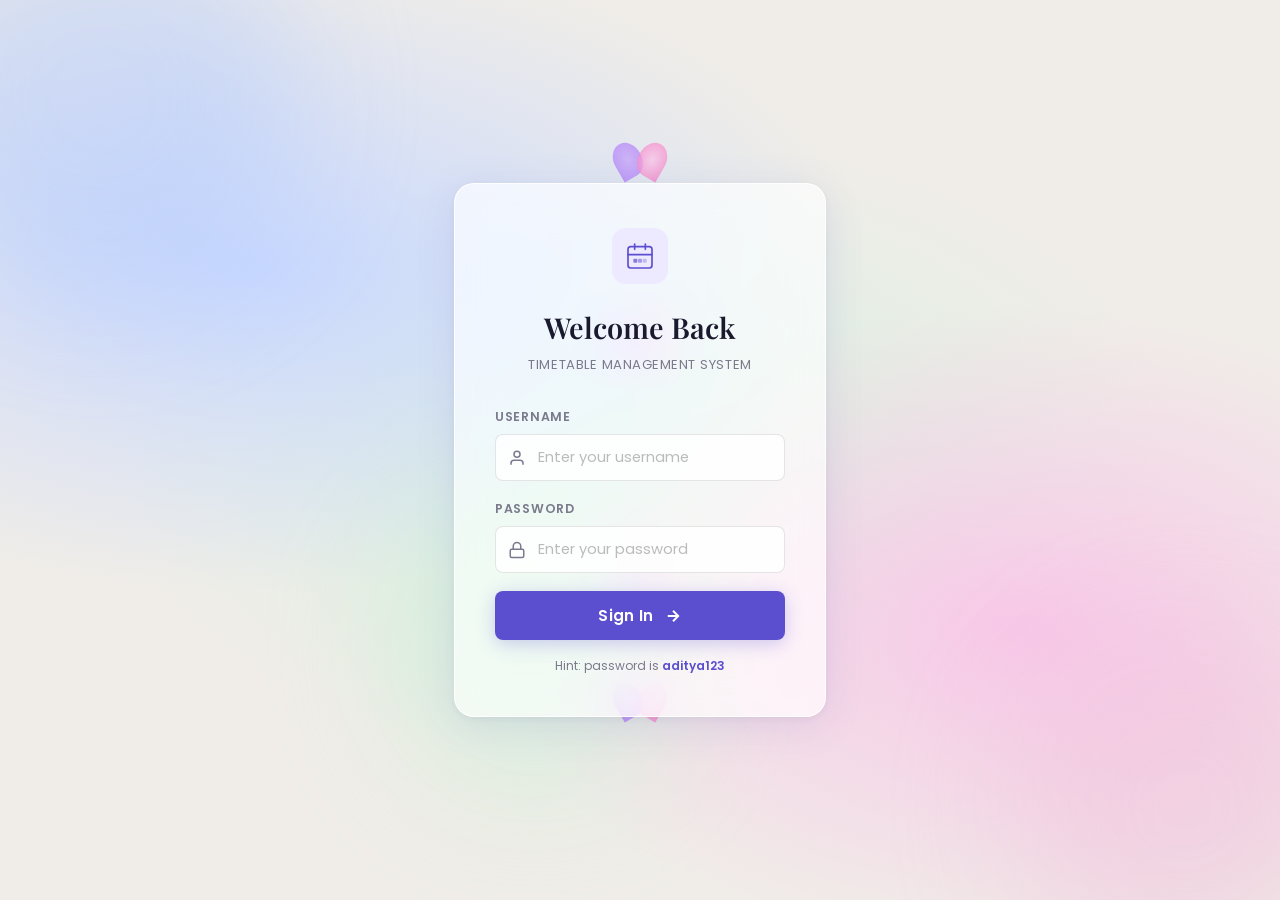
<file: index.html>
<!DOCTYPE html>
<html lang="en">
<head>
  <meta charset="UTF-8" />
  <meta name="viewport" content="width=device-width, initial-scale=1.0"/>
  <title>Login – Timetable Management System</title>
  <link rel="preconnect" href="https://fonts.googleapis.com"/>
  <link rel="preconnect" href="https://fonts.gstatic.com" crossorigin/>
  <link href="https://fonts.googleapis.com/css2?family=Playfair+Display:wght@400;600&family=Poppins:wght@300;400;500;600&display=swap" rel="stylesheet"/>
  <link rel="stylesheet" href="style.css"/>
</head>
<body class="login-body">

  
  <div class="butterfly b1">
    <div class="wing left-wing"></div>
    <div class="wing right-wing"></div>
  </div>
  <div class="butterfly b2">
    <div class="wing left-wing"></div>
    <div class="wing right-wing"></div>
  </div>
  <div class="butterfly b3">
    <div class="wing left-wing"></div>
    <div class="wing right-wing"></div>
  </div>
  <div class="butterfly b4">
    <div class="wing left-wing"></div>
    <div class="wing right-wing"></div>
  </div>

  
  <div class="orb orb1"></div>
  <div class="orb orb2"></div>
  <div class="orb orb3"></div>

  <div class="login-container">
    <div class="login-card">
      <div class="login-icon">
        <svg viewBox="0 0 48 48" fill="none" xmlns="http://www.w3.org/2000/svg">
          <rect x="6" y="10" width="36" height="32" rx="4" stroke="currentColor" stroke-width="2.5" fill="none"/>
          <path d="M16 6v8M32 6v8M6 22h36" stroke="currentColor" stroke-width="2.5" stroke-linecap="round"/>
          <rect x="14" y="28" width="6" height="6" rx="1.5" fill="currentColor" opacity="0.7"/>
          <rect x="21" y="28" width="6" height="6" rx="1.5" fill="currentColor" opacity="0.5"/>
          <rect x="28" y="28" width="6" height="6" rx="1.5" fill="currentColor" opacity="0.3"/>
        </svg>
      </div>

      <h1 class="login-title">Welcome Back</h1>
      <p class="login-subtitle">Timetable Management System</p>

      <div class="form-group">
        <label class="form-label" for="username">Username</label>
        <div class="input-wrapper">
          <svg class="input-icon" viewBox="0 0 24 24" fill="none" stroke="currentColor" stroke-width="2">
            <path d="M20 21v-2a4 4 0 0 0-4-4H8a4 4 0 0 0-4 4v2"/>
            <circle cx="12" cy="7" r="4"/>
          </svg>
          <input type="text" id="username" class="form-input" placeholder="Enter your username" autocomplete="off"/>
        </div>
      </div>

      <div class="form-group">
        <label class="form-label" for="password">Password</label>
        <div class="input-wrapper">
          <svg class="input-icon" viewBox="0 0 24 24" fill="none" stroke="currentColor" stroke-width="2">
            <rect x="3" y="11" width="18" height="11" rx="2" ry="2"/>
            <path d="M7 11V7a5 5 0 0 1 10 0v4"/>
          </svg>
          <input type="password" id="password" class="form-input" placeholder="Enter your password" autocomplete="off"/>
        </div>
      </div>

      <div class="error-msg" id="errorMsg">Incorrect Password. Please try again.</div>

      <button class="login-btn" onclick="handleLogin()">
        <span>Sign In</span>
        <svg viewBox="0 0 24 24" fill="none" stroke="currentColor" stroke-width="2.5">
          <path d="M5 12h14M12 5l7 7-7 7"/>
        </svg>
      </button>

      <p class="login-hint">Hint: password is <em>aditya123</em></p>
    </div>
  </div>

  <script>
    function handleLogin() {
      const password = document.getElementById('password').value;
      const errorMsg = document.getElementById('errorMsg');
      const btn = document.querySelector('.login-btn');

      if (password === 'aditya123') {
        btn.classList.add('success');
        btn.querySelector('span').textContent = 'Redirecting…';
        setTimeout(() => {
          window.location.href = 'table.html';
        }, 800);
      } else {
        errorMsg.classList.add('visible');
        document.getElementById('password').classList.add('shake');
        setTimeout(() => {
          document.getElementById('password').classList.remove('shake');
        }, 500);
      }
    }

    document.getElementById('password').addEventListener('keypress', function(e) {
      if (e.key === 'Enter') handleLogin();
    });

    document.getElementById('password').addEventListener('input', function() {
      document.getElementById('errorMsg').classList.remove('visible');
    });
  </script>
</body>
</html>
</file>
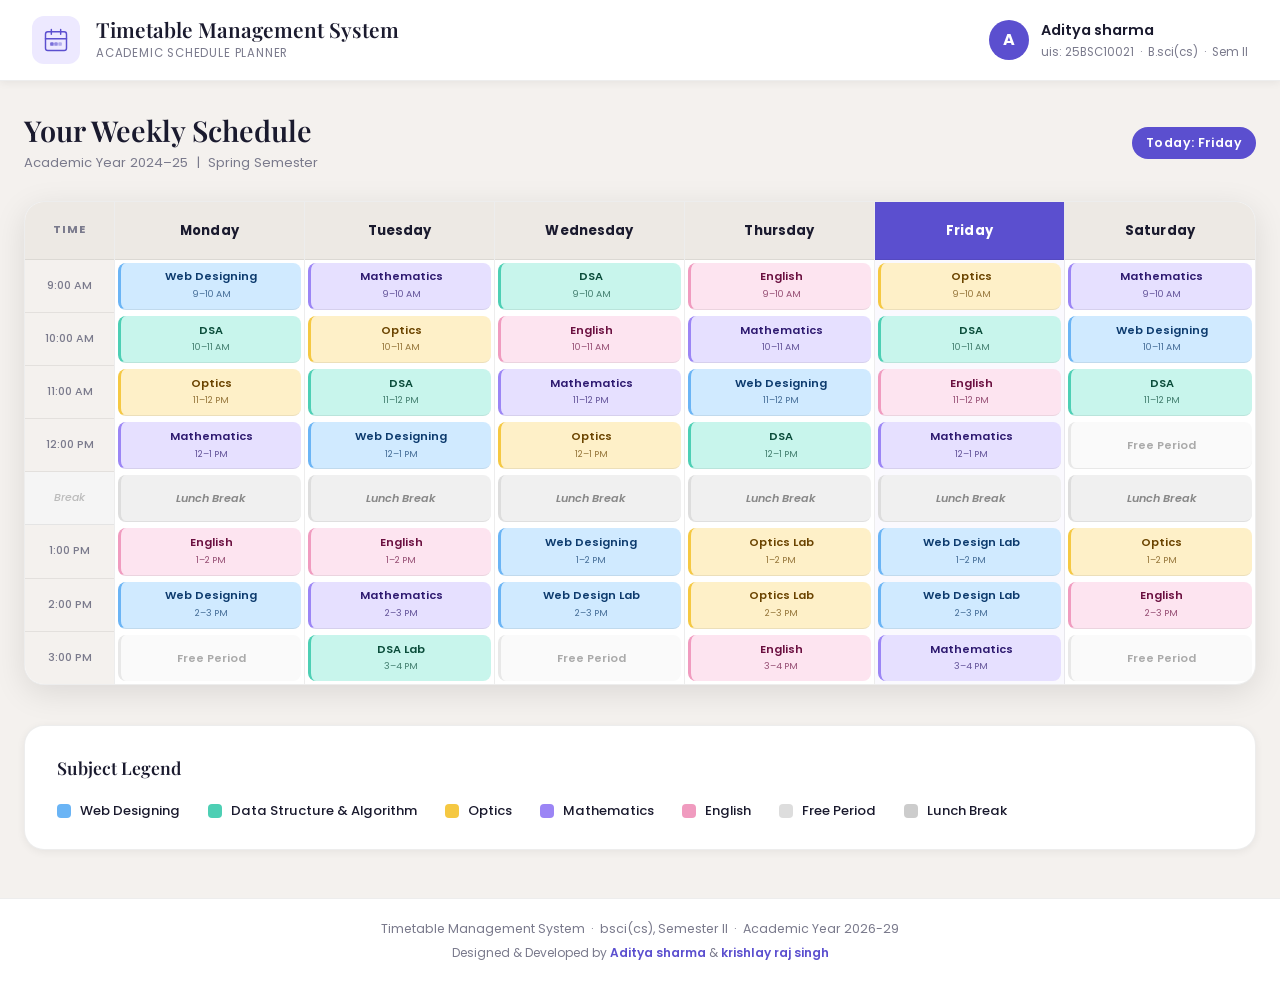
<file: table.html>
<!DOCTYPE html>
<html lang="en">
<head>
  <meta charset="UTF-8"/>
  <meta name="viewport" content="width=device-width, initial-scale=1.0"/>
  <title>Timetable Management System</title>
  <link rel="preconnect" href="https://fonts.googleapis.com"/>
  <link rel="preconnect" href="https://fonts.gstatic.com" crossorigin/>
  <link href="https://fonts.googleapis.com/css2?family=Playfair+Display:wght@400;600&family=Poppins:wght@300;400;500;600;700&display=swap" rel="stylesheet"/>
  <link rel="stylesheet" href="style.css"/>
</head>
<body class="timetable-body">

  
  <header class="site-header">
    <div class="header-inner">
      <div class="header-brand">
        <div class="brand-icon">
          <svg viewBox="0 0 48 48" fill="none" xmlns="http://www.w3.org/2000/svg">
            <rect x="6" y="10" width="36" height="32" rx="4" stroke="currentColor" stroke-width="2.5" fill="none"/>
            <path d="M16 6v8M32 6v8M6 22h36" stroke="currentColor" stroke-width="2.5" stroke-linecap="round"/>
            <rect x="14" y="28" width="6" height="6" rx="1.5" fill="currentColor" opacity="0.8"/>
            <rect x="21" y="28" width="6" height="6" rx="1.5" fill="currentColor" opacity="0.6"/>
            <rect x="28" y="28" width="6" height="6" rx="1.5" fill="currentColor" opacity="0.4"/>
          </svg>
        </div>
        <div>
          <h1 class="brand-title">Timetable Management System</h1>
          <p class="brand-sub">Academic Schedule Planner</p>
        </div>
      </div>

      <div class="header-student">
        <div class="student-avatar">A</div>
        <div class="student-details">
          <span class="student-name"><stong>Aditya sharma</stong></span>
          <span class="student-meta">uis: 25BSC10021 &nbsp;·&nbsp; B.sci(cs) &nbsp;·&nbsp; Sem II</span>
        </div>
      </div>
    </div>
  </header>

  
  <main class="site-main">

    
    <section class="greeting-section">
      <div class="greeting-inner">
        <div>
          <h2 class="greeting-title">Your Weekly Schedule</h2>
          <p class="greeting-sub">Academic Year 2024–25 &nbsp;|&nbsp; Spring Semester</p>
        </div>
        <div class="current-day-badge" id="currentDayBadge"></div>
      </div>
    </section>

    
    <section class="timetable-section">
      <div class="timetable-wrapper">

        
        <div class="time-axis">
          <div class="time-axis-header">Time</div>
          <div class="time-slot-label">9:00 AM</div>
          <div class="time-slot-label">10:00 AM</div>
          <div class="time-slot-label">11:00 AM</div>
          <div class="time-slot-label">12:00 PM</div>
          <div class="time-slot-label break-label">Break</div>
          <div class="time-slot-label">1:00 PM</div>
          <div class="time-slot-label">2:00 PM</div>
          <div class="time-slot-label">3:00 PM</div>
        </div>

        
        <div class="days-grid">

          
          <div class="day-column" id="col-monday">
            <div class="day-header">
              <span class="day-name">Monday</span>
              <span class="day-short">MON</span>
            </div>
            <div class="subject-cell webdesign">
              <span class="subj-name">Web Designing</span>
              <span class="subj-time">9–10 AM</span>
            </div>
            <div class="subject-cell dsa">
              <span class="subj-name">DSA</span>
              <span class="subj-time">10–11 AM</span>
            </div>
            <div class="subject-cell optics">
              <span class="subj-name">Optics</span>
              <span class="subj-time">11–12 PM</span>
            </div>
            <div class="subject-cell math">
              <span class="subj-name">Mathematics</span>
              <span class="subj-time">12–1 PM</span>
            </div>
            <div class="subject-cell break-cell">
              <span class="subj-name">Lunch Break</span>
            </div>
            <div class="subject-cell english">
              <span class="subj-name">English</span>
              <span class="subj-time">1–2 PM</span>
            </div>
            <div class="subject-cell webdesign">
              <span class="subj-name">Web Designing</span>
              <span class="subj-time">2–3 PM</span>
            </div>
            <div class="subject-cell free-cell">
              <span class="subj-name">Free Period</span>
            </div>
          </div>

          
          <div class="day-column" id="col-tuesday">
            <div class="day-header">
              <span class="day-name">Tuesday</span>
              <span class="day-short">TUE</span>
            </div>
            <div class="subject-cell math">
              <span class="subj-name">Mathematics</span>
              <span class="subj-time">9–10 AM</span>
            </div>
            <div class="subject-cell optics">
              <span class="subj-name">Optics</span>
              <span class="subj-time">10–11 AM</span>
            </div>
            <div class="subject-cell dsa">
              <span class="subj-name">DSA</span>
              <span class="subj-time">11–12 PM</span>
            </div>
            <div class="subject-cell webdesign">
              <span class="subj-name">Web Designing</span>
              <span class="subj-time">12–1 PM</span>
            </div>
            <div class="subject-cell break-cell">
              <span class="subj-name">Lunch Break</span>
            </div>
            <div class="subject-cell english">
              <span class="subj-name">English</span>
              <span class="subj-time">1–2 PM</span>
            </div>
            <div class="subject-cell math">
              <span class="subj-name">Mathematics</span>
              <span class="subj-time">2–3 PM</span>
            </div>
            <div class="subject-cell dsa">
              <span class="subj-name">DSA Lab</span>
              <span class="subj-time">3–4 PM</span>
            </div>
          </div>

          
          <div class="day-column" id="col-wednesday">
            <div class="day-header">
              <span class="day-name">Wednesday</span>
              <span class="day-short">WED</span>
            </div>
            <div class="subject-cell dsa">
              <span class="subj-name">DSA</span>
              <span class="subj-time">9–10 AM</span>
            </div>
            <div class="subject-cell english">
              <span class="subj-name">English</span>
              <span class="subj-time">10–11 AM</span>
            </div>
            <div class="subject-cell math">
              <span class="subj-name">Mathematics</span>
              <span class="subj-time">11–12 PM</span>
            </div>
            <div class="subject-cell optics">
              <span class="subj-name">Optics</span>
              <span class="subj-time">12–1 PM</span>
            </div>
            <div class="subject-cell break-cell">
              <span class="subj-name">Lunch Break</span>
            </div>
            <div class="subject-cell webdesign">
              <span class="subj-name">Web Designing</span>
              <span class="subj-time">1–2 PM</span>
            </div>
            <div class="subject-cell webdesign">
              <span class="subj-name">Web Design Lab</span>
              <span class="subj-time">2–3 PM</span>
            </div>
            <div class="subject-cell free-cell">
              <span class="subj-name">Free Period</span>
            </div>
          </div>

          
          <div class="day-column" id="col-thursday">
            <div class="day-header">
              <span class="day-name">Thursday</span>
              <span class="day-short">THU</span>
            </div>
            <div class="subject-cell english">
              <span class="subj-name">English</span>
              <span class="subj-time">9–10 AM</span>
            </div>
            <div class="subject-cell math">
              <span class="subj-name">Mathematics</span>
              <span class="subj-time">10–11 AM</span>
            </div>
            <div class="subject-cell webdesign">
              <span class="subj-name">Web Designing</span>
              <span class="subj-time">11–12 PM</span>
            </div>
            <div class="subject-cell dsa">
              <span class="subj-name">DSA</span>
              <span class="subj-time">12–1 PM</span>
            </div>
            <div class="subject-cell break-cell">
              <span class="subj-name">Lunch Break</span>
            </div>
            <div class="subject-cell optics">
              <span class="subj-name">Optics Lab</span>
              <span class="subj-time">1–2 PM</span>
            </div>
            <div class="subject-cell optics">
              <span class="subj-name">Optics Lab</span>
              <span class="subj-time">2–3 PM</span>
            </div>
            <div class="subject-cell english">
              <span class="subj-name">English</span>
              <span class="subj-time">3–4 PM</span>
            </div>
          </div>

        
          <div class="day-column" id="col-friday">
            <div class="day-header">
              <span class="day-name">Friday</span>
              <span class="day-short">FRI</span>
            </div>
            <div class="subject-cell optics">
              <span class="subj-name">Optics</span>
              <span class="subj-time">9–10 AM</span>
            </div>
            <div class="subject-cell dsa">
              <span class="subj-name">DSA</span>
              <span class="subj-time">10–11 AM</span>
            </div>
            <div class="subject-cell english">
              <span class="subj-name">English</span>
              <span class="subj-time">11–12 PM</span>
            </div>
            <div class="subject-cell math">
              <span class="subj-name">Mathematics</span>
              <span class="subj-time">12–1 PM</span>
            </div>
            <div class="subject-cell break-cell">
              <span class="subj-name">Lunch Break</span>
            </div>
            <div class="subject-cell webdesign">
              <span class="subj-name">Web Design Lab</span>
              <span class="subj-time">1–2 PM</span>
            </div>
            <div class="subject-cell webdesign">
              <span class="subj-name">Web Design Lab</span>
              <span class="subj-time">2–3 PM</span>
            </div>
            <div class="subject-cell math">
              <span class="subj-name">Mathematics</span>
              <span class="subj-time">3–4 PM</span>
            </div>
          </div>

          
          <div class="day-column" id="col-saturday">
            <div class="day-header">
              <span class="day-name">Saturday</span>
              <span class="day-short">SAT</span>
            </div>
            <div class="subject-cell math">
              <span class="subj-name">Mathematics</span>
              <span class="subj-time">9–10 AM</span>
            </div>
            <div class="subject-cell webdesign">
              <span class="subj-name">Web Designing</span>
              <span class="subj-time">10–11 AM</span>
            </div>
            <div class="subject-cell dsa">
              <span class="subj-name">DSA</span>
              <span class="subj-time">11–12 PM</span>
            </div>
            <div class="subject-cell free-cell">
              <span class="subj-name">Free Period</span>
            </div>
            <div class="subject-cell break-cell">
              <span class="subj-name">Lunch Break</span>
            </div>
            <div class="subject-cell optics">
              <span class="subj-name">Optics</span>
              <span class="subj-time">1–2 PM</span>
            </div>
            <div class="subject-cell english">
              <span class="subj-name">English</span>
              <span class="subj-time">2–3 PM</span>
            </div>
            <div class="subject-cell free-cell">
              <span class="subj-name">Free Period</span>
            </div>
          </div>

        </div>
      </div>
    </section>


    <section class="legend-section">
      <h3 class="legend-title">Subject Legend</h3>
      <div class="legend-grid">
        <div class="legend-item">
          <span class="legend-dot webdesign-dot"></span>
          <span class="legend-label">Web Designing</span>
        </div>
        <div class="legend-item">
          <span class="legend-dot dsa-dot"></span>
          <span class="legend-label">Data Structure &amp; Algorithm</span>
        </div>
        <div class="legend-item">
          <span class="legend-dot optics-dot"></span>
          <span class="legend-label">Optics</span>
        </div>
        <div class="legend-item">
          <span class="legend-dot math-dot"></span>
          <span class="legend-label">Mathematics</span>
        </div>
        <div class="legend-item">
          <span class="legend-dot english-dot"></span>
          <span class="legend-label">English</span>
        </div>
        <div class="legend-item">
          <span class="legend-dot free-dot"></span>
          <span class="legend-label">Free Period</span>
        </div>
        <div class="legend-item">
          <span class="legend-dot break-dot"></span>
          <span class="legend-label">Lunch Break</span>
        </div>
      </div>
    </section>

  </main>

  
  <footer class="site-footer">
    <div class="footer-inner">
      <p class="footer-text">
        Timetable Management System &nbsp;·&nbsp; bsci(cs), Semester II <I>
        </I> &nbsp;·&nbsp; Academic Year 2026-29
      </p>
      <p class="footer-credit">Designed &amp; Developed by <strong>Aditya sharma</strong> &amp; <strong>krishlay raj singh</strong></p>
    </div>
  </footer>

  <script>
    const days = ['sunday','monday','tuesday','wednesday','thursday','friday','saturday'];
    const today = days[new Date().getDay()];
    const col = document.getElementById('col-' + today);
    if (col) {
      col.classList.add('today');
      const badge = document.getElementById('currentDayBadge');
      badge.textContent = 'Today: ' + today.charAt(0).toUpperCase() + today.slice(1);
      badge.classList.add('visible');
    }
  </script>
</body>
</html>
</file>
<file: style.css>
:root {
  --clr-bg:          #f4f1ee;
  --clr-bg-alt:      #ede9e4;
  --clr-surface:     #ffffff;
  --clr-border:      rgba(0,0,0,0.07);
  --clr-text:        #1a1a2e;
  --clr-text-muted:  #7a7a8c;
  --clr-accent:      #5b4fcf;
  --clr-accent-soft: #ede9ff;

  
  --clr-webdesign:        #d0eaff;
  --clr-webdesign-text:   #0d3b6e;
  --clr-webdesign-border: #6ab4f5;

  
  --clr-dsa:        #c8f5ec;
  --clr-dsa-text:   #0b4d3b;
  --clr-dsa-border: #4dcfb4;

  
  --clr-optics:        #fef0c8;
  --clr-optics-text:   #6b4400;
  --clr-optics-border: #f5c842;

  
  --clr-math:        #e6e0ff;
  --clr-math-text:   #2e1a70;
  --clr-math-border: #9b85f5;

  
  --clr-english:        #fde4f0;
  --clr-english-text:   #6b1040;
  --clr-english-border: #f09bbf;

  
  --clr-break:       #f0f0f0;
  --clr-break-text:  #888;
  --clr-free:        #fafafa;
  --clr-free-text:   #aaa;

  --radius-sm:  8px;
  --radius-md:  14px;
  --radius-lg:  20px;
  --shadow-sm:  0 2px 8px rgba(0,0,0,0.06);
  --shadow-md:  0 8px 32px rgba(0,0,0,0.10);
  --shadow-lg:  0 20px 60px rgba(0,0,0,0.14);

  --font-display: 'Playfair Display', Georgia, serif;
  --font-body:    'Poppins', sans-serif;
  --transition:   0.22s cubic-bezier(.4,0,.2,1);
}


*, *::before, *::after {
  box-sizing: border-box;
  margin: 0;
  padding: 0;
}

html { scroll-behavior: smooth; }

body {
  font-family: var(--font-body);
  background-color: var(--clr-bg);
  color: var(--clr-text);
  line-height: 1.6;
  -webkit-font-smoothing: antialiased;
}



   

.login-body {
  min-height: 100vh;
  display: flex;
  align-items: center;
  justify-content: center;
  background:
    radial-gradient(ellipse 80% 60% at 20% 30%, #c8d8ff 0%, transparent 60%),
    radial-gradient(ellipse 70% 60% at 80% 70%, #f8c8e8 0%, transparent 60%),
    radial-gradient(ellipse 60% 50% at 50% 50%, #d8f0e0 0%, transparent 70%),
    #f0ede8;
  overflow: hidden;
  position: relative;
}


.orb {
  position: fixed;
  border-radius: 50%;
  filter: blur(60px);
  opacity: 0.35;
  pointer-events: none;
  animation: drift 18s ease-in-out infinite alternate;
}
.orb1 { width: 400px; height: 400px; background: #a8c4ff; top: -100px; left: -100px; animation-duration: 18s; }
.orb2 { width: 350px; height: 350px; background: #f0b8d8; bottom: -80px; right: -80px; animation-duration: 22s; animation-direction: alternate-reverse; }
.orb3 { width: 300px; height: 300px; background: #b8f0d0; bottom: 100px; left: 30%; animation-duration: 26s; }

@keyframes drift {
  from { transform: translate(0, 0) scale(1); }
  to   { transform: translate(30px, 20px) scale(1.08); }
}


.butterfly {
  position: fixed;
  pointer-events: none;
  z-index: 1;
}

.butterfly .wing {
  width: 28px;
  height: 36px;
  border-radius: 50% 50% 50% 0;
  position: absolute;
  top: 0;
  animation: flap 0.5s ease-in-out infinite alternate;
}

.butterfly .left-wing {
  background: radial-gradient(ellipse, #c8a8f8cc, #a870f8aa);
  left: -28px;
  transform-origin: right center;
  transform: rotate(-30deg);
}
.butterfly .right-wing {
  background: radial-gradient(ellipse, #f8c8e8cc, #f870c0aa);
  right: -28px;
  border-radius: 50% 50% 0 50%;
  transform-origin: left center;
  transform: rotate(30deg);
  animation-direction: alternate-reverse;
}

@keyframes flap {
  from { transform: rotateY(0deg) rotate(-30deg); }
  to   { transform: rotateY(60deg) rotate(-30deg); }
}
.butterfly .right-wing { animation-name: flap-r; }
@keyframes flap-r {
  from { transform: rotateY(0deg) rotate(30deg); }
  to   { transform: rotateY(-60deg) rotate(30deg); }
}


.b1 { animation: fly1 12s linear infinite; top: 15%; }
.b2 { animation: fly2 16s linear infinite 3s; top: 60%; }
.b3 { animation: fly3 10s linear infinite 6s; top: 35%; }
.b4 { animation: fly4 14s linear infinite 1s; top: 75%; }

@keyframes fly1 {
  0%   { left: -60px; transform: scaleX(1) translateY(0); }
  25%  { transform: scaleX(1) translateY(-25px); }
  50%  { transform: scaleX(1) translateY(10px); }
  75%  { transform: scaleX(1) translateY(-15px); }
  100% { left: calc(100vw + 60px); transform: scaleX(1) translateY(0); }
}
@keyframes fly2 {
  0%   { left: calc(100vw + 60px); transform: scaleX(-1) translateY(0); }
  33%  { transform: scaleX(-1) translateY(-20px); }
  66%  { transform: scaleX(-1) translateY(20px); }
  100% { left: -60px; transform: scaleX(-1) translateY(0); }
}
@keyframes fly3 {
  0%   { left: -60px; transform: scaleX(1) translateY(0); }
  20%  { transform: scaleX(1) translateY(30px); }
  50%  { transform: scaleX(1) translateY(-20px); }
  80%  { transform: scaleX(1) translateY(15px); }
  100% { left: calc(100vw + 60px); transform: scaleX(1) translateY(0); }
}
@keyframes fly4 {
  0%   { left: calc(100vw + 60px); transform: scaleX(-1) translateY(0); }
  40%  { transform: scaleX(-1) translateY(30px); }
  70%  { transform: scaleX(-1) translateY(-15px); }
  100% { left: -60px; transform: scaleX(-1) translateY(0); }
}


.login-container {
  position: relative;
  z-index: 10;
  width: 100%;
  max-width: 420px;
  padding: 24px;
}

.login-card {
  background: rgba(255, 255, 255, 0.68);
  backdrop-filter: blur(24px) saturate(1.6);
  -webkit-backdrop-filter: blur(24px) saturate(1.6);
  border: 1px solid rgba(255,255,255,0.85);
  border-radius: var(--radius-lg);
  padding: 44px 40px 40px;
  box-shadow: 0 8px 40px rgba(100,80,200,0.12), 0 2px 8px rgba(0,0,0,0.06);
  animation: fadeUp 0.7s cubic-bezier(.4,0,.2,1) both;
}

@keyframes fadeUp {
  from { opacity: 0; transform: translateY(28px); }
  to   { opacity: 1; transform: translateY(0); }
}

.login-icon {
  width: 56px;
  height: 56px;
  margin: 0 auto 20px;
  background: var(--clr-accent-soft);
  border-radius: 14px;
  display: flex;
  align-items: center;
  justify-content: center;
  color: var(--clr-accent);
}
.login-icon svg { width: 32px; height: 32px; }

.login-title {
  font-family: var(--font-display);
  font-size: 1.8rem;
  font-weight: 600;
  text-align: center;
  color: var(--clr-text);
  margin-bottom: 4px;
}

.login-subtitle {
  font-size: 0.82rem;
  color: var(--clr-text-muted);
  text-align: center;
  letter-spacing: 0.04em;
  margin-bottom: 32px;
  text-transform: uppercase;
}

.form-group { margin-bottom: 18px; }

.form-label {
  display: block;
  font-size: 0.78rem;
  font-weight: 600;
  letter-spacing: 0.06em;
  text-transform: uppercase;
  color: var(--clr-text-muted);
  margin-bottom: 7px;
}

.input-wrapper {
  position: relative;
  display: flex;
  align-items: center;
}

.input-icon {
  position: absolute;
  left: 13px;
  width: 18px;
  height: 18px;
  color: var(--clr-text-muted);
  pointer-events: none;
  flex-shrink: 0;
}

.form-input {
  width: 100%;
  padding: 12px 14px 12px 42px;
  border: 1.5px solid rgba(0,0,0,0.1);
  border-radius: var(--radius-sm);
  background: rgba(255,255,255,0.85);
  font-family: var(--font-body);
  font-size: 0.92rem;
  color: var(--clr-text);
  outline: none;
  transition: border-color var(--transition), box-shadow var(--transition);
}

.form-input:focus {
  border-color: var(--clr-accent);
  box-shadow: 0 0 0 3px rgba(91,79,207,0.12);
  background: #fff;
}

.form-input::placeholder { color: #bbb; }

.error-msg {
  display: none;
  color: #d44;
  font-size: 0.82rem;
  font-weight: 500;
  background: #fff0f0;
  border: 1px solid #fcc;
  border-radius: var(--radius-sm);
  padding: 9px 13px;
  margin-bottom: 14px;
  text-align: center;
}
.error-msg.visible { display: block; animation: fadeUp 0.3s ease; }

.login-btn {
  width: 100%;
  padding: 13px 20px;
  background: var(--clr-accent);
  color: #fff;
  border: none;
  border-radius: var(--radius-sm);
  font-family: var(--font-body);
  font-size: 0.95rem;
  font-weight: 600;
  letter-spacing: 0.02em;
  cursor: pointer;
  display: flex;
  align-items: center;
  justify-content: center;
  gap: 10px;
  transition: background var(--transition), transform var(--transition), box-shadow var(--transition);
  box-shadow: 0 4px 18px rgba(91,79,207,0.28);
}
.login-btn svg { width: 18px; height: 18px; transition: transform var(--transition); }
.login-btn:hover { background: #4a3fb8; transform: translateY(-2px); box-shadow: 0 8px 24px rgba(91,79,207,0.36); }
.login-btn:hover svg { transform: translateX(4px); }
.login-btn:active { transform: translateY(0); }
.login-btn.success { background: #2e8b57; box-shadow: 0 4px 18px rgba(46,139,87,0.3); }

.login-hint {
  text-align: center;
  font-size: 0.75rem;
  color: var(--clr-text-muted);
  margin-top: 16px;
}
.login-hint em { color: var(--clr-accent); font-style: normal; font-weight: 600; }

@keyframes shake {
  0%, 100% { transform: translateX(0); }
  25%       { transform: translateX(-6px); }
  75%       { transform: translateX(6px); }
}
.shake { animation: shake 0.4s ease; }



.timetable-body {
  background: var(--clr-bg);
  min-height: 100vh;
}


.site-header {
  background: var(--clr-surface);
  border-bottom: 1px solid var(--clr-border);
  box-shadow: var(--shadow-sm);
  position: sticky;
  top: 0;
  z-index: 100;
}

.header-inner {
  max-width: 1400px;
  margin: 0 auto;
  padding: 16px 32px;
  display: flex;
  align-items: center;
  justify-content: space-between;
  gap: 20px;
  flex-wrap: wrap;
}

.header-brand { display: flex; align-items: center; gap: 16px; }

.brand-icon {
  width: 48px;
  height: 48px;
  background: var(--clr-accent-soft);
  border-radius: 12px;
  display: flex;
  align-items: center;
  justify-content: center;
  color: var(--clr-accent);
  flex-shrink: 0;
}
.brand-icon svg { width: 28px; height: 28px; }

.brand-title {
  font-family: var(--font-display);
  font-size: 1.3rem;
  font-weight: 600;
  color: var(--clr-text);
  line-height: 1.2;
}

.brand-sub {
  font-size: 0.72rem;
  color: var(--clr-text-muted);
  text-transform: uppercase;
  letter-spacing: 0.07em;
  margin-top: 2px;
}

.header-student { display: flex; align-items: center; gap: 12px; }

.student-avatar {
  width: 40px;
  height: 40px;
  border-radius: 50%;
  background: var(--clr-accent);
  color: #fff;
  font-weight: 700;
  font-size: 1rem;
  display: flex;
  align-items: center;
  justify-content: center;
  flex-shrink: 0;
}

.student-name {
  display: block;
  font-weight: 600;
  font-size: 0.9rem;
  color: var(--clr-text);
}

.student-meta {
  display: block;
  font-size: 0.72rem;
  color: var(--clr-text-muted);
  margin-top: 1px;
}


.site-main {
  max-width: 1400px;
  margin: 0 auto;
  padding: 32px 24px 48px;
}

.greeting-section { margin-bottom: 28px; }

.greeting-inner {
  display: flex;
  align-items: center;
  justify-content: space-between;
  gap: 16px;
  flex-wrap: wrap;
}

.greeting-title {
  font-family: var(--font-display);
  font-size: 1.8rem;
  font-weight: 600;
  color: var(--clr-text);
  line-height: 1.2;
}

.greeting-sub {
  font-size: 0.82rem;
  color: var(--clr-text-muted);
  margin-top: 4px;
}

.current-day-badge {
  display: none;
  background: var(--clr-accent);
  color: #fff;
  font-size: 0.78rem;
  font-weight: 600;
  padding: 6px 14px;
  border-radius: 100px;
  letter-spacing: 0.03em;
}
.current-day-badge.visible { display: inline-block; animation: fadeUp 0.5s ease; }



.timetable-section { margin-bottom: 40px; }

.timetable-wrapper {
  display: grid;
  grid-template-columns: 90px 1fr;
  background: var(--clr-surface);
  border-radius: var(--radius-lg);
  box-shadow: var(--shadow-md);
  border: 1px solid var(--clr-border);
  overflow: hidden;
}


.time-axis {
  display: flex;
  flex-direction: column;
  border-right: 1px solid var(--clr-border);
}

.time-axis-header {
  height: 58px;
  display: flex;
  align-items: center;
  justify-content: center;
  font-size: 0.7rem;
  font-weight: 700;
  text-transform: uppercase;
  letter-spacing: 0.08em;
  color: var(--clr-text-muted);
  border-bottom: 1px solid var(--clr-border);
  background: var(--clr-bg-alt);
}

.time-slot-label {
  flex: 1;
  display: flex;
  align-items: center;
  justify-content: center;
  padding: 4px 8px;
  font-size: 0.68rem;
  font-weight: 500;
  color: var(--clr-text-muted);
  border-bottom: 1px solid var(--clr-border);
  background: var(--clr-bg);
  text-align: center;
  line-height: 1.3;
}

.time-slot-label:last-child { border-bottom: none; }

.break-label {
  background: #f5f5f5;
  color: #bbb;
  font-style: italic;
}


.days-grid {
  display: grid;
  grid-template-columns: repeat(6, 1fr);
}

.day-column {
  display: flex;
  flex-direction: column;
  border-right: 1px solid var(--clr-border);
  transition: background var(--transition);
}

.day-column:last-child { border-right: none; }


.day-column.today { background: rgba(91,79,207,0.03); }
.day-column.today .day-header {
  background: var(--clr-accent);
  color: #fff;
}
.day-column.today .day-header .day-name,
.day-column.today .day-header .day-short { color: #fff; }

.day-header {
  height: 58px;
  display: flex;
  flex-direction: column;
  align-items: center;
  justify-content: center;
  background: var(--clr-bg-alt);
  border-bottom: 1px solid var(--clr-border);
  transition: background var(--transition);
}

.day-name {
  font-size: 0.82rem;
  font-weight: 700;
  color: var(--clr-text);
  letter-spacing: 0.01em;
}

.day-short {
  font-size: 0.6rem;
  font-weight: 600;
  text-transform: uppercase;
  letter-spacing: 0.12em;
  color: var(--clr-text-muted);
  display: none;
}


.subject-cell {
  flex: 1;
  display: flex;
  flex-direction: column;
  align-items: center;
  justify-content: center;
  padding: 8px 6px;
  border-bottom: 1px solid var(--clr-border);
  cursor: default;
  transition: transform var(--transition), box-shadow var(--transition), filter var(--transition);
  text-align: center;
  position: relative;
  overflow: hidden;
  margin: 3px;
  border-radius: 8px;
}

.subject-cell:last-child { border-bottom: none; }

.subject-cell:hover {
  transform: scale(1.04);
  box-shadow: 0 6px 20px rgba(0,0,0,0.12);
  z-index: 2;
  filter: brightness(0.97);
}

.subj-name {
  font-size: 0.7rem;
  font-weight: 600;
  line-height: 1.3;
  display: block;
}

.subj-time {
  font-size: 0.58rem;
  font-weight: 400;
  opacity: 0.7;
  display: block;
  margin-top: 3px;
}


.webdesign {
  background: var(--clr-webdesign);
  color: var(--clr-webdesign-text);
  border-left: 3px solid var(--clr-webdesign-border);
}

.dsa {
  background: var(--clr-dsa);
  color: var(--clr-dsa-text);
  border-left: 3px solid var(--clr-dsa-border);
}

.optics {
  background: var(--clr-optics);
  color: var(--clr-optics-text);
  border-left: 3px solid var(--clr-optics-border);
}

.math {
  background: var(--clr-math);
  color: var(--clr-math-text);
  border-left: 3px solid var(--clr-math-border);
}

.english {
  background: var(--clr-english);
  color: var(--clr-english-text);
  border-left: 3px solid var(--clr-english-border);
}

.break-cell {
  background: var(--clr-break);
  color: var(--clr-break-text);
  font-style: italic;
  border-left: 3px solid #ddd;
}
.break-cell:hover { transform: none; box-shadow: none; filter: none; }

.free-cell {
  background: var(--clr-free);
  color: var(--clr-free-text);
  border-left: 3px solid #e8e8e8;
}


.legend-section {
  background: var(--clr-surface);
  border-radius: var(--radius-lg);
  padding: 28px 32px;
  box-shadow: var(--shadow-sm);
  border: 1px solid var(--clr-border);
}

.legend-title {
  font-family: var(--font-display);
  font-size: 1.1rem;
  font-weight: 600;
  color: var(--clr-text);
  margin-bottom: 18px;
}

.legend-grid {
  display: flex;
  flex-wrap: wrap;
  gap: 12px 28px;
}

.legend-item {
  display: flex;
  align-items: center;
  gap: 9px;
}

.legend-dot {
  width: 14px;
  height: 14px;
  border-radius: 4px;
  flex-shrink: 0;
}

.legend-label {
  font-size: 0.82rem;
  font-weight: 500;
  color: var(--clr-text);
}


.webdesign-dot { background: var(--clr-webdesign-border); }
.dsa-dot       { background: var(--clr-dsa-border); }
.optics-dot    { background: var(--clr-optics-border); }
.math-dot      { background: var(--clr-math-border); }
.english-dot   { background: var(--clr-english-border); }
.free-dot      { background: #ddd; }
.break-dot     { background: #ccc; }



.site-footer {
  background: var(--clr-surface);
  border-top: 1px solid var(--clr-border);
  padding: 20px 32px;
  text-align: center;
}

.footer-inner { max-width: 1400px; margin: 0 auto; }

.footer-text {
  font-size: 0.78rem;
  color: var(--clr-text-muted);
  margin-bottom: 4px;
}

.footer-credit {
  font-size: 0.75rem;
  color: var(--clr-text-muted);
}

.footer-credit strong {
  color: var(--clr-accent);
  font-weight: 600;
}


@media (max-width: 1024px) {
  .timetable-wrapper {
    grid-template-columns: 72px 1fr;
  }
  .days-grid {
    grid-template-columns: repeat(3, 1fr);
  }
  .day-column:nth-child(3) { border-right: none; }
  .day-column:nth-child(4) { border-top: 1px solid var(--clr-border); }
}


@media (max-width: 640px) {
  .header-inner { padding: 14px 16px; }
  .brand-title { font-size: 1rem; }
  .brand-sub { display: none; }
  .student-meta { display: none; }

  .site-main { padding: 20px 12px 40px; }
  .greeting-title { font-size: 1.3rem; }

  .timetable-wrapper {
    grid-template-columns: 60px 1fr;
  }
  .days-grid {
    grid-template-columns: repeat(6, minmax(100px, 1fr));
    min-width: 600px;
  }
  .timetable-section { overflow-x: auto; }

  .day-column:nth-child(3) { border-right: 1px solid var(--clr-border); }
  .day-column:nth-child(4) { border-top: none; }

  .day-name  { display: none; }
  .day-short { display: block; }

  .legend-section { padding: 20px; }
  .login-card     { padding: 32px 24px 28px; }
}

@media (max-width: 400px) {
  .login-card { padding: 28px 18px 24px; }
}
</file>
